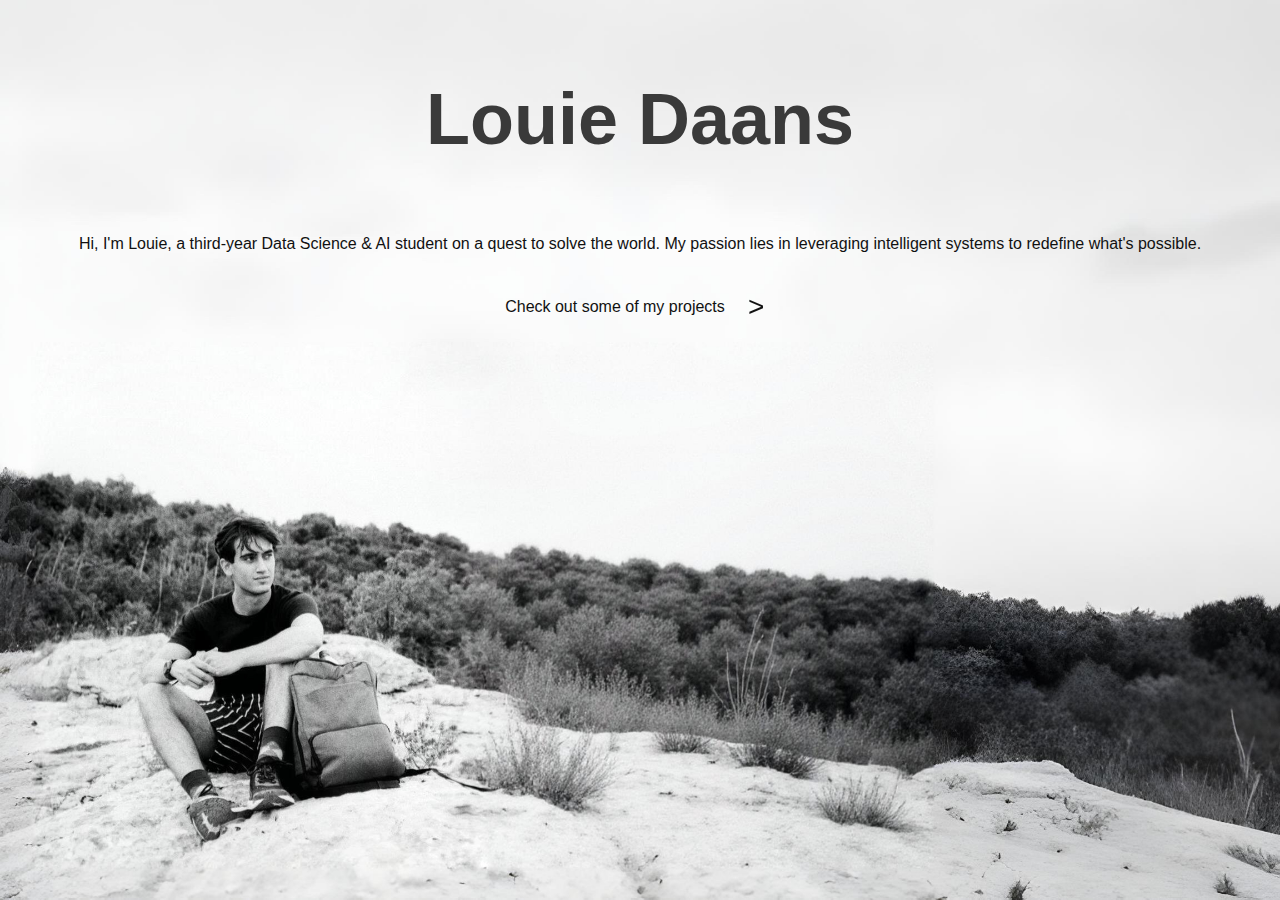
<file: index.html>
<!doctype html>
<html lang="en">

<head>
    <meta charset="utf-8" />
    <meta name="viewport" content="width=device-width, initial-scale=1" />
    <title>Portfolio — Louie D.</title>

    <meta name="description" content="A minimal, hand-drawn style portfolio by Louie D." />
    <link rel="stylesheet" href="styles/style.css" />
</head>

<body>
    <!-- You can change --home-center-y below to move the center content up/down easily -->
    <style>
        /* Default: 15vh. Edit this value in index.html to tweak vertical placement. */
        :root {
            --home-center-y: 20vh;
        }
    </style>
    <!-- Home section: background image + centered intro with arrow to portfolio -->
    <main class="home" aria-label="Home">
        <!-- Background image layer -->
        <div class="home__bg" aria-hidden="true"></div>

        <!-- Center content block (positioned via CSS custom property --home-center-y) -->
        <div class="home__center">
            <h1 class="home__title">Louie Daans</h1>
            <p class="home__about">Hi, I'm Louie, a third-year Data Science &amp; AI student on a quest to solve the
                world. My passion lies in leveraging intelligent systems to redefine what's possible.</p>
            <p class="home__cta">
                <span>Check out some of my projects</span>
                <!-- The arrow animates between pages and lands in the top-left on portfolio -->
                <a class="home__go" href="portfolio.html" aria-label="Go to portfolio" role="button">&gt;</a>
            </p>
        </div>
    </main>

    <script defer src="scripts/main.js"></script>
</body>

</html>
</file>
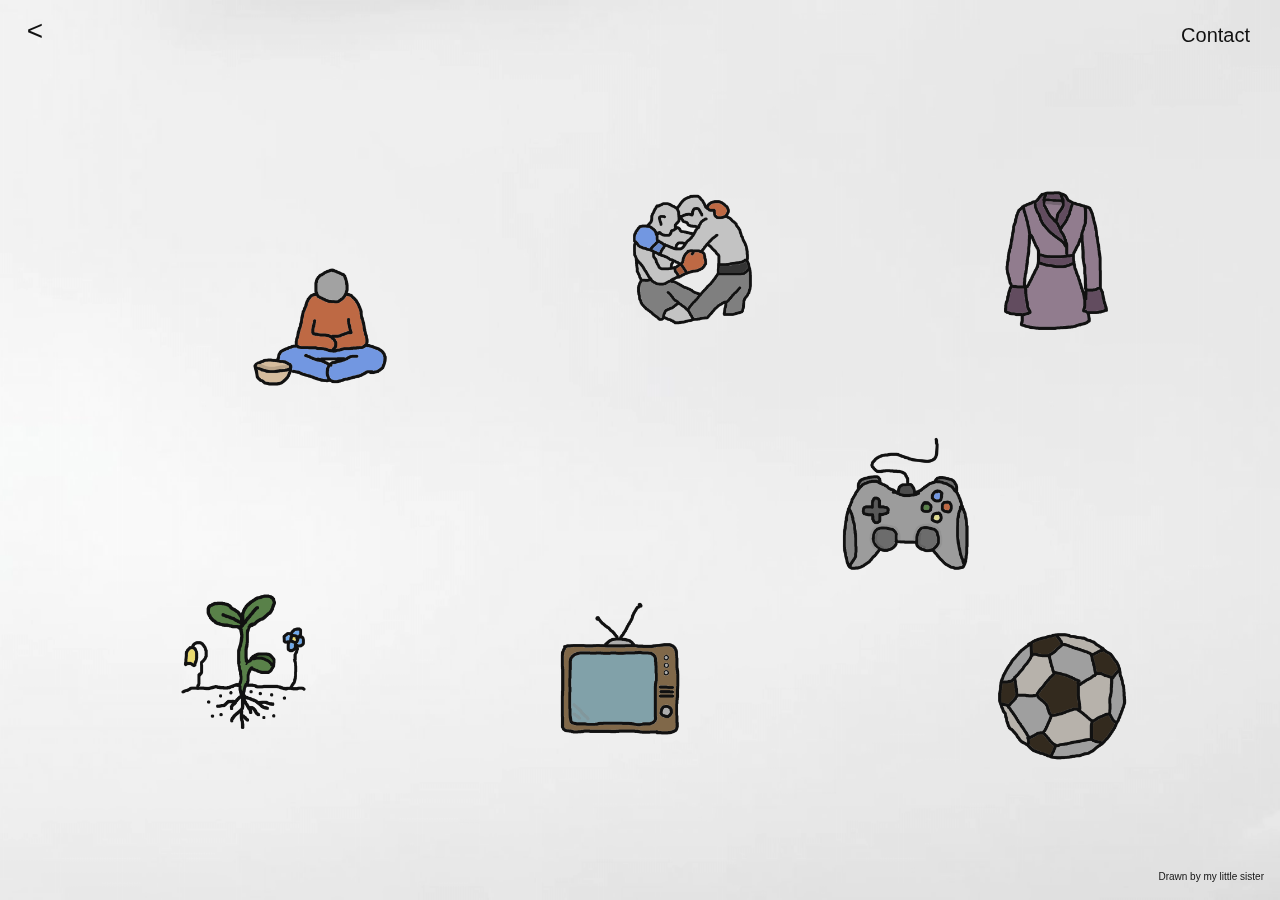
<file: portfolio.html>
<!doctype html>
<html lang="en">

<head>
    <meta charset="utf-8" />
    <meta name="viewport" content="width=device-width, initial-scale=1" />
    <title>Portfolio — Louie D.</title>

    <meta name="description" content="Projects by Louie D." />
    <link rel="stylesheet" href="styles/style.css" />
</head>

<body class="prefade portfolio">
    <!-- Top navigation: back arrow (top-left) + contact link (top-right) -->
    <header class="topbar" role="banner">
        <nav class="topbar__nav" aria-label="Primary">
            <a class="topbar__back home__go home__go--corner" href="index.html" aria-label="Back to home">&lt;</a>
            <a class="topbar__contact contact--corner" id="contact-link" href="#contact">Contact</a>
        </nav>
    </header>

    <main id="main" class="main" tabindex="-1">
        <!-- Scatter board: drawings are placed programmatically with blue-noise spacing -->
        <section class="board scatter-board" aria-label="Projects">
            <h2 class="sr-only">Projects</h2>
            <div class="doodles scatter" id="doodles">
                <!-- Doodles are injected from assets/data/projects.json by scripts/main.js -->
            </div>
        </section>
    </main>

    <!-- Project modal: populated from clicked drawing's data-* attributes -->
    <div id="modal" class="modal" aria-hidden="true" role="dialog" aria-labelledby="modal-title"
        aria-describedby="modal-description">
        <div class="modal__overlay" data-close="true"></div>
        <div class="modal__panel" role="document">
            <button class="modal__close" aria-label="Close dialog" data-close="true">×</button>
            <h3 id="modal-title" class="modal__title">Project title</h3>

            <h4 id="modal-description-label" class="modal__section">Description</h4>
            <p id="modal-description" class="modal__description">Project description</p>

            <h4 id="modal-why-label" class="modal__section">Motivation</h4>
            <p id="modal-why" class="modal__why"></p>

            <h4 id="modal-skills-label" class="modal__section">Trained skills</h4>
            <p id="modal-skills" class="modal__skills"></p>
            <a id="modal-link" class="modal__link" href="#" target="_blank" rel="noopener">Open project</a>
        </div>
    </div>

    <!-- Contact modal: opened from "Contact" in the top-right corner -->
    <div id="contact-modal" class="modal" aria-hidden="true" role="dialog" aria-labelledby="contact-title"
        aria-describedby="contact-description">
        <div class="modal__overlay" data-close="true"></div>
        <div class="modal__panel" role="document">
            <button class="modal__close" aria-label="Close dialog" data-close="true">×</button>
            <h3 id="contact-title" class="sr-only">Contact</h3>
            <p id="contact-description" class="modal__description">Find me here:</p>
            <ul class="contact-list">
                <li><a href="mailto:louiedaans@gmail.com">Email</a></li>
                <li><a href="https://www.linkedin.com/in/louie-daans-a82250256/" target="_blank"
                        rel="noopener">LinkedIn</a></li>
                <!-- GitHub removed per request -->
            </ul>
        </div>
    </div>

    <!-- Bottom-right credit -->
    <div class="credit credit--corner" aria-label="Drawings credit">Drawn by my little sister</div>

    <script defer src="scripts/main.js"></script>
</body>

</html>
</file>
<file: styles/style.css>
/* --- Design tokens (colors, radii, easing, layout measurements) --- */
:root {
    --bg: #f9f9f9;
    --red: #e1081a;
    --ink: #111111;
    --ink-2: #3a3a3a;
    --accent: #111111;
    --overlay: rgba(0, 0, 0, 0.5);
    --radius: 12px;
    --ease: cubic-bezier(.2, .8, .2, 1);

    /* Home group position — tweak these */
    --home-x: 0px;
    /* horizontal offset */
    --home-y: 0px;
    /* vertical offset */
    --home-align: left;
    /* left | center | right */

    /* Home background anchor */
    --home-bg-position: left bottom;
    /* keep bottom-left always visible */

    /* Home title (top-left) controls */
    --title-top: 50px;
    --title-left: 50px;
    --title-size: clamp(36px, 7vw, 72px);

    /* Home info (top-right) controls */
    --info-top: 50px;
    --info-right: 50px;

    /* Centered home block position (X centered, Y controls vertical placement) */
    --home-center-y: 15vh;

    /* Corner padding for arrows/links (drives animation targets too) */
    --corner-pad: 16px;
}

/* --- Home --- */
.home {
    position: relative;
    min-height: 100dvh;
    isolation: isolate;
}

.home__center {
    position: absolute;
    left: 50%;
    top: var(--home-center-y);
    transform: translate(-50%, -50%);
    display: grid;
    gap: 10px;
    text-align: center;
    width: min(92vw, 1200px);
    padding: 0 8px;
}

/* Add smooth fades for content children */
.home__center>* {
    transition: opacity .35s var(--ease), transform .35s var(--ease);
}

/* Background image layer for the home page */
.home__bg {
    position: absolute;
    inset: 0;
    background-image: url('../assets/img3.jpg');
    background-size: cover;
    /* flexible across screens, anchored to focal point */
    background-position: var(--home-bg-position);
    background-repeat: no-repeat;
    z-index: -1;
    /* Add fade-out ability */
    transition: opacity .35s var(--ease);
}

/* Fade everything but the arrow when leaving */
body.leaving .home__bg {
    opacity: 0;
}

body.leaving .home__center> :not(.home__cta) {
    opacity: 0;
}

body.leaving .home__cta> :not(.home__go) {
    opacity: 0;
}

/* Keep arrow black while animating on leave */
body.leaving .home__go {
    color: var(--ink) !important;
}

/* New split layout: title top-left, info top-right */
.home__titleWrap {
    position: absolute;
    top: var(--title-top);
    left: var(--title-left);
}

.home__infoWrap {
    position: absolute;
    top: var(--info-top);
    right: var(--info-right);
    display: grid;
    gap: 8px;
    text-align: right;
    max-width: clamp(260px, 36vw, 520px);
}

.home__title {
    /* Reset default margins for consistent spacing */
    margin: 2;
    font-size: var(--title-size);
    line-height: 1.05;
    color: var(--ink-2);
}

.home__about {
    margin: 2;
}

.home__cta {
    margin: 6px auto 0;
    /* center the whole row */
    display: grid;
    /* robust centering regardless of text-align */
    grid-auto-flow: column;
    justify-content: center;
    align-items: center;
    gap: 12px;
    width: max-content;
    /* shrink to fit so margin auto works */
}

.home__go {
    display: inline-grid;
    place-items: center;
    width: 38px;
    height: 38px;
    text-decoration: none;
    color: var(--ink);
    font-size: 28px;
    line-height: 1;
    /* add left/top so the arrow can fly to a corner */
    transition: transform .42s var(--ease), left .42s var(--ease), top .42s var(--ease), color .3s var(--ease);
    will-change: transform, left, top;
}

.home__go:hover {
    color: var(--red);
}

/* Corner-fixed variant for top-left placement (matches animation end) */
.home__go--corner {
    position: fixed;
    top: 12px;
    left: var(--corner-pad);
    z-index: 100;
}

@media (max-width: 680px) {

    /* On small screens, stack naturally */
    .home {
        padding: 16px;
    }

    .home__title {
        font-size: clamp(28px, 8vw, 40px);
    }
}

/* --- Base elements & global fades --- */
body {
    margin: 0;
    font-family: ui-sans-serif, -apple-system, BlinkMacSystemFont, "Segoe UI", Roboto, Helvetica, Arial, "Apple Color Emoji", "Segoe UI Emoji";
    color: var(--ink);
    background: var(--bg);
    line-height: 1.5;
    -webkit-font-smoothing: antialiased;
    text-rendering: optimizeLegibility;
    /* Add a global fade capability */
    transition: opacity .4s var(--ease);
}

/* Portfolio page: full-bleed background image */
/* Use a fixed pseudo-element so the image always covers the viewport with no gaps,
   regardless of document height, margins, or dynamic toolbars. */
body.portfolio {
    /* keep base color as fallback during load */
    background: var(--bg);
}

body.portfolio::before {
    content: "";
    position: fixed;
    inset: 0;
    background-image: url('../assets/portfolio_bg.png');
    background-size: cover;
    background-position: center;
    background-repeat: no-repeat;
    /* No z-index necessary: as ::before it paints before content, so content is above */
    pointer-events: none;
}

/* Start hidden, then fade to 1 */
body.prefade {
    opacity: 0;
}

/* Prevent interactions during the leave animation */
body.leaving {
    pointer-events: none;
}

img {
    display: block;
    max-width: 100%;
    height: auto;
}

button {
    font: inherit;
    color: inherit;
    background: transparent;
    border: 0;
}

.sr-only {
    position: absolute;
    width: 1px;
    height: 1px;
    padding: 0;
    margin: -1px;
    overflow: hidden;
    clip: rect(0, 0, 0, 0);
    border: 0;
}

/* --- Doodle board --- */
.board {
    max-width: 1000px;
    margin: 8px auto 72px;
    padding: 0 16px;
}

/* Scatter layout overrides for portfolio */
.scatter-board {
    max-width: none;
    width: 100%;
    margin: 0;
    padding: 0;
    position: relative;
    min-height: calc(100dvh - 64px);
}

.scatter {
    position: relative;
    width: 100%;
    /* Let JS set explicit height, but ensure a reasonable minimum that fills the viewport */
    min-height: calc(100dvh - 64px);
}

/* Prevent initial flash at top-left until JS positions items */
.scatter:not(.is-ready) .doodle {
    opacity: 0;
    pointer-events: none;
}

.scatter.is-ready .doodle {
    opacity: 1;
    transition: opacity .24s var(--ease);
}

.scatter .doodle {
    position: absolute;
}

.scatter .doodle img {
    width: 140px;
    height: auto;
}

@media (max-width: 680px) {
    .scatter .doodle img {
        width: 104px;
    }
}

.doodle {
    display: grid;
    place-items: center;
    padding: 10px 8px 12px;
    border-radius: 10px;
    transition: transform .18s var(--ease), box-shadow .18s var(--ease);
    cursor: pointer;
    outline-offset: 4px;
}

.doodle:hover {
    transform: translateY(-2px);
}

.doodle:active {
    transform: translateY(0) scale(.98);
}

.doodle img {
    width: 96px;
    height: 96px;
    /* Always render the drawings in full color */
    filter: none;
}

/* Ensure scatter images stay in color even if other rules change elsewhere */
.scatter .doodle img {
    filter: none;
}

/* Optional hover animations */
.doodle[data-anim="wiggle"] img {
    transition: transform .2s var(--ease);
}

.doodle[data-anim="wiggle"]:hover img {
    animation: wiggle .7s var(--ease) both;
}

@keyframes wiggle {

    0%,
    100% {
        transform: rotate(0)
    }

    25% {
        transform: rotate(-6deg)
    }

    50% {
        transform: rotate(5deg)
    }

    75% {
        transform: rotate(-3deg)
    }
}

.doodle[data-anim="float"]:hover img {
    animation: float 1.8s ease-in-out infinite;
}

@keyframes float {

    0%,
    100% {
        transform: translateY(0)
    }

    50% {
        transform: translateY(-6px)
    }
}

.doodle[data-anim="pulse"]:hover img {
    animation: pulse .9s var(--ease) both;
}

@keyframes pulse {
    0% {
        transform: scale(1)
    }

    60% {
        transform: scale(1.06)
    }

    100% {
        transform: scale(1)
    }
}

@media (prefers-reduced-motion: reduce) {
    * {
        animation: none !important;
        transition: none !important;
    }
}

/* --- Top bar for portfolio --- */
.topbar {
    max-width: 1000px;
    margin: 12px auto 8px;
    padding: 0 16px;
}

.topbar__nav {
    display: flex;
    justify-content: space-between;
    align-items: center;
}

.topbar__back,
.topbar__contact {
    text-decoration: none;
    color: var(--ink);
    border: 2px solid var(--ink);
    padding: 6px 10px;
    border-radius: 8px;
}

.topbar__back.home__go {
    /* Make the top-left back arrow look exactly like the home arrow */
    border: none;
    padding: 0;
    background: transparent;
    width: 38px;
    height: 38px;
    display: inline-grid;
    place-items: center;
}

/* Plain text contact link fixed to top-right, matching corner padding */
.contact--corner {
    position: fixed;
    top: 20px;
    right: 30px;
    z-index: 100;
    text-decoration: none;
    color: var(--ink);
    font-size: 20px;
}

.topbar__contact.contact--corner {
    border: none;
    padding: 0;
    background: transparent;
}

.contact--corner:hover {
    text-decoration: underline;
}

.topbar__back:hover,
.topbar__contact:hover {
    background: transparent;
}

/* Bottom-right credit, same corner padding */
.credit--corner {
    position: fixed;
    right: var(--corner-pad);
    bottom: var(--corner-pad);
    z-index: 90;
    color: var(--ink);
    font-size: 10px;
    text-decoration: none;
}

.contact-list {
    margin: 0;
    padding-left: 18px;
}

.contact-list li {
    margin: 6px 0;
}

.contact-list a {
    color: var(--ink);
}

/* --- Modal --- */
/* By default (no-JS), keep modals out of the flow to avoid flashes during navigation.
   When JS runs it will add a `.js` class to <html> which enables modal display rules. */
.modal {
    display: none;
    /* hidden until JS enables them */
}

.js .modal {
    position: fixed;
    inset: 0;
    display: grid;
    place-items: center;
    /* Hidden until opened */
    visibility: hidden;
    pointer-events: none;
}

.js .modal__overlay {
    position: absolute;
    inset: 0;
    background: var(--overlay);
    opacity: 0;
    transition: opacity .24s var(--ease);
}

.modal__panel {
    position: relative;
    width: min(560px, 92vw);
    background: var(--bg);
    color: var(--ink);
    border: 2px solid var(--ink);
    border-radius: var(--radius);
    box-shadow: 0 24px 60px rgba(0, 0, 0, .24);
    padding: 22px 20px 20px;
    transform: translateY(10px) scale(.98);
    opacity: 0;
    transition: transform .28s var(--ease), opacity .28s var(--ease);
}

/* Small section headings within the modal (e.g., Title, Description) */
.modal__section {
    margin: 12px 0 6px;
    font-size: 12px;
    font-weight: 600;
    letter-spacing: .02em;
    color: var(--ink-2);
}

.modal__title {
    margin: 0 0 8px;
    font-size: 22px;
}

.modal__description {
    margin: 0 0 16px;
    color: var(--ink-2);
}

.modal__why {
    margin: 0 0 16px;
    color: var(--ink-2);
}

.modal__skills {
    margin: 0 0 16px;
    color: var(--ink-2);
}

.modal__link {
    display: inline-block;
    padding: 10px 14px;
    border: 2px solid var(--ink);
    border-radius: 8px;
    text-decoration: none;
    color: var(--ink);
    background: transparent;
}

.modal__link:hover {
    background: #f7f7f7;
}

/* Disabled link/button state for 'Coming soon' */
.modal__link.is-disabled {
    opacity: 0.5;
    pointer-events: none;
    cursor: default;
    background: transparent;
    border-color: #ccc;
    color: var(--ink-2);
}

.modal__close {
    position: absolute;
    top: 6px;
    right: 8px;
    width: auto;
    height: auto;
    border-radius: 4px;
    border: none;
    background: transparent;
    line-height: 1;
    display: inline-block;
    padding: 4px 6px;
    font-size: 20px;
}

.modal__close:hover {
    background: rgba(0, 0, 0, 0.04);
}

/* Skill tag styling inside modal */
.skill-tag {
    display: inline-block;
    background: #f2f2f2;
    color: var(--ink-2);
    padding: 6px 8px;
    border-radius: 999px;
    margin: 0 6px 8px 0;
    font-size: 13px;
}

.js .modal.is-open {
    visibility: visible;
    pointer-events: auto;
}

.modal.is-open .modal__overlay {
    opacity: 1;
}

.modal.is-open .modal__panel {
    opacity: 1;
    transform: translateY(0) scale(1);
}

/* --- Mobile tweaks: reduce sizes to create more space --- */
@media (max-width: 480px) {

    /* Make doodle images and hit areas smaller */
    .scatter .doodle img {
        width: 92px;
    }

    .doodle {
        padding: 6px 6px 8px;
        border-radius: 8px;
    }

    /* Tighter top-right contact link and smaller type */
    .contact--corner {
        top: 16px;
        right: 16px;
        font-size: 16px;
    }

    /* Slightly smaller back arrow in the top-left on portfolio */
    .topbar__back.home__go {
        width: 34px;
        height: 34px;
        font-size: 24px;
    }

    /* Modal container: add a bit of padding so the card doesn't touch edges */
    .js .modal {
        padding: 8px;
    }

    /* Modal panel: narrower, shorter, and scrollable inside on small screens */
    .modal__panel {
        width: min(380px, 88vw);
        max-height: 78vh;
        overflow: auto;
        -webkit-overflow-scrolling: touch;
        overscroll-behavior: contain;
        padding: 12px 12px 12px;
        border-radius: 9px;
    }

    .modal__title {
        font-size: 16px;
        line-height: 1.2;
    }

    .modal__section {
        font-size: 10px;
        margin: 8px 0 4px;
    }

    .modal__description,
    .modal__why,
    .modal__skills {
        margin: 0 0 10px;
        font-size: 14px;
        line-height: 1.45;
    }

    .modal__link {
        padding: 6px 10px;
        font-size: 13px;
        border-radius: 6px;
    }

    .modal__close {
        top: 4px;
        right: 6px;
        font-size: 16px;
        padding: 3px 5px;
    }

    .skill-tag {
        padding: 3px 5px;
        font-size: 11px;
        margin: 0 4px 6px 0;
    }
}

/* Extra-small phones: tighten further */
@media (max-width: 360px) {
    .js .modal {
        padding: 6px;
    }

    .modal__panel {
        width: min(340px, 86vw);
        max-height: 76vh;
        padding: 10px 10px 10px;
        border-radius: 8px;
    }

    .modal__title {
        font-size: 15px;
    }

    .modal__section {
        font-size: 10px;
        margin: 6px 0 4px;
    }

    .modal__description,
    .modal__why,
    .modal__skills {
        font-size: 13px;
        margin-bottom: 8px;
    }

    .modal__link {
        padding: 6px 10px;
        font-size: 12px;
    }

    .modal__close {
        font-size: 15px;
        padding: 3px 5px;
    }

    .skill-tag {
        padding: 3px 5px;
        font-size: 10.5px;
    }
}
</file>
